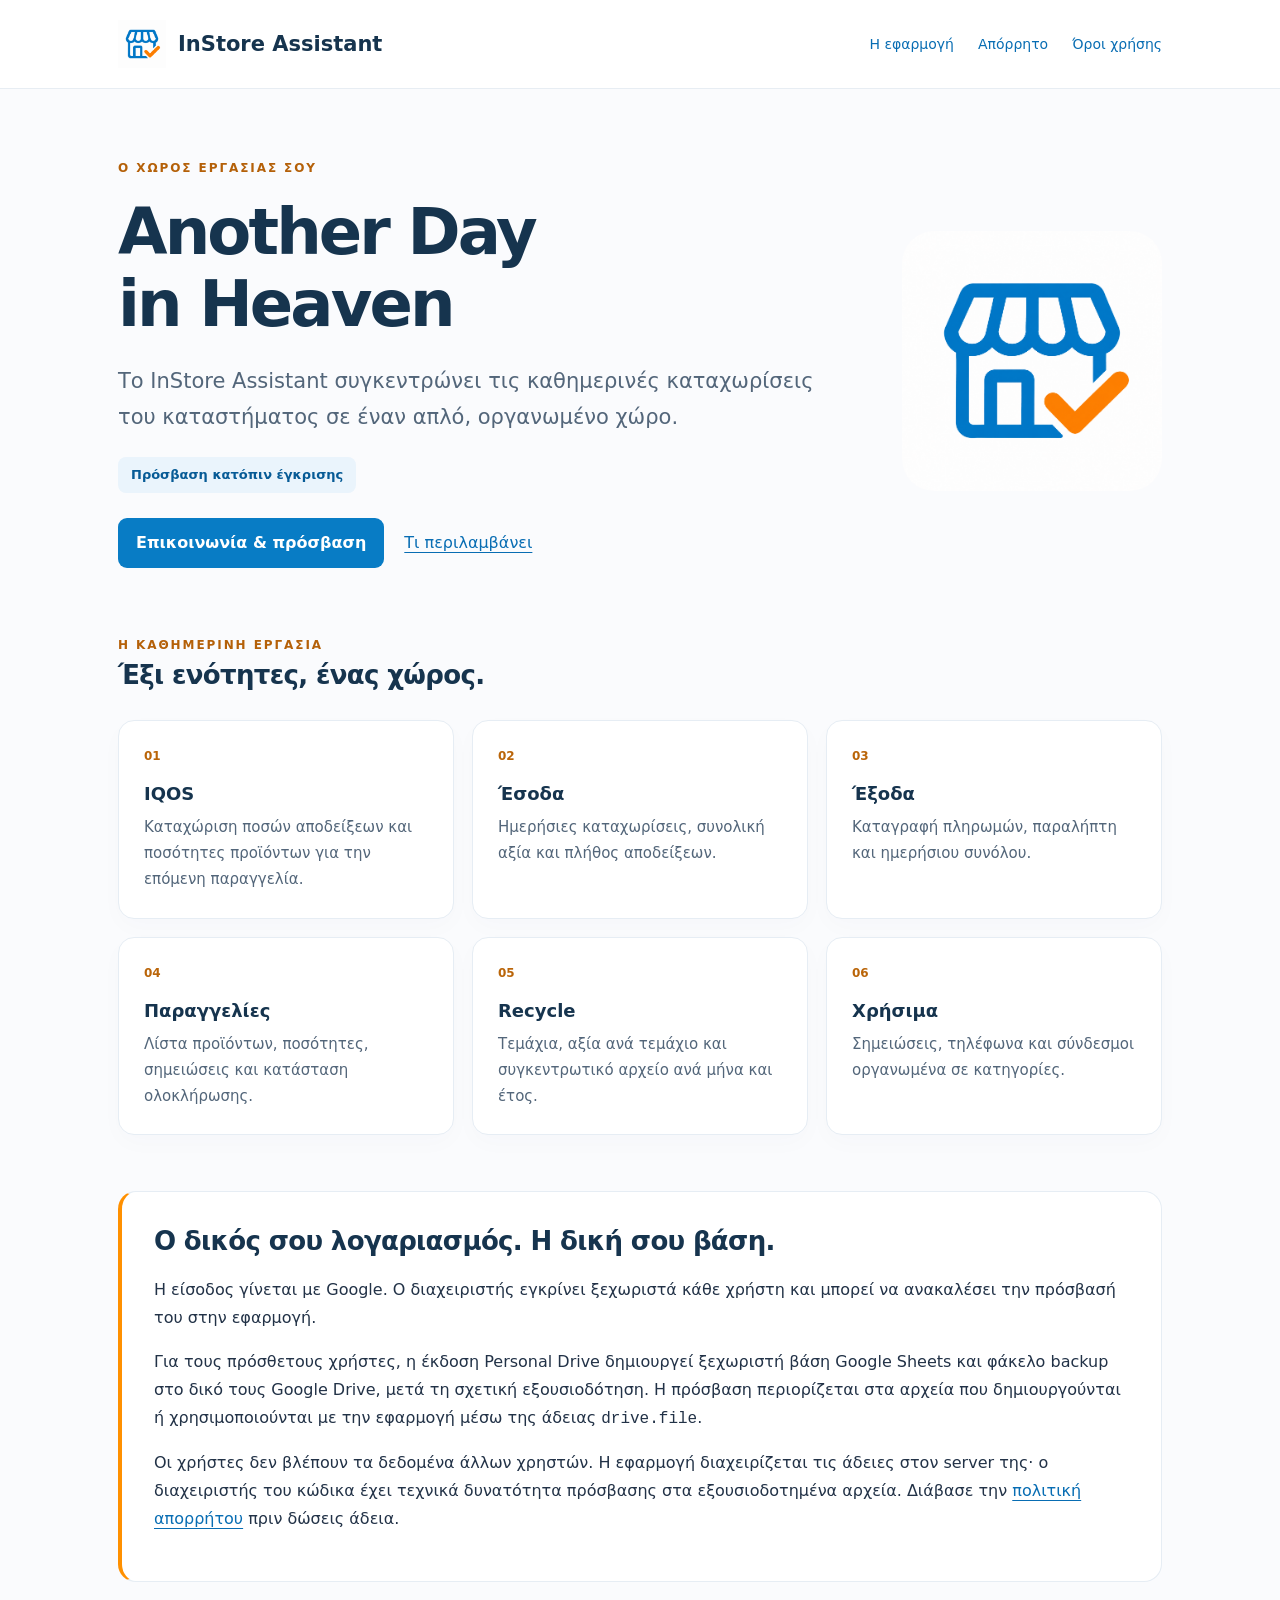
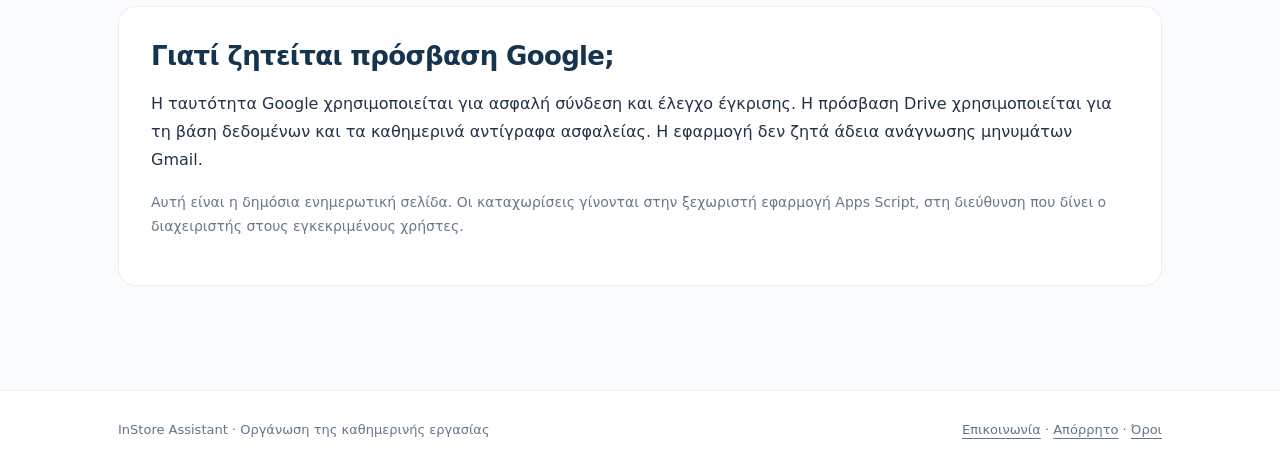
<file: index.html>
<!doctype html><html lang="el"><head><meta charset="utf-8"><meta name="viewport" content="width=device-width,initial-scale=1"><meta name="description" content="Το InStore Assistant οργανώνει έσοδα, έξοδα, αποδείξεις, παραγγελίες, ανακύκλωση και χρήσιμες πληροφορίες."><meta name="theme-color" content="#087cc5"><title>Η καθημερινότητα του καταστήματος, οργανωμένη | InStore Assistant</title><link rel="icon" href="assets/logo.png"><link rel="stylesheet" href="assets/style.css"></head><body><header><nav aria-label="Κύρια πλοήγηση"><a class="brand" href="index.html"><img src="assets/logo.png" alt="" width="48" height="48">InStore Assistant</a><div class="links"><a href="index.html">Η εφαρμογή</a><a href="privacy.html">Απόρρητο</a><a href="terms.html">Όροι χρήσης</a></div></nav></header><main class=""><section class="hero"><div><span class="eyebrow">Ο χώρος εργασίας σου</span><h1>Another Day<br>in Heaven</h1><p class="lead">Το InStore Assistant συγκεντρώνει τις καθημερινές καταχωρίσεις του καταστήματος σε έναν απλό, οργανωμένο χώρο.</p><span class="pill">Πρόσβαση κατόπιν έγκρισης</span><div class="actions"><a class="button" href="mailto:aigaleo.nobaccoshop@gmail.com?subject=InStore%20Assistant">Επικοινωνία &amp; πρόσβαση</a><a href="#features">Τι περιλαμβάνει</a></div></div><img src="assets/logo.png" alt="Μπλε κατάστημα με πορτοκαλί σύμβολο ολοκλήρωσης" width="260" height="260"></section><section id="features"><span class="eyebrow">Η καθημερινή εργασία</span><h2>Έξι ενότητες, ένας χώρος.</h2><div class="grid"><article class="card"><span class="num">01</span><h3>IQOS</h3><p>Καταχώριση ποσών αποδείξεων και ποσότητες προϊόντων για την επόμενη παραγγελία.</p></article><article class="card"><span class="num">02</span><h3>Έσοδα</h3><p>Ημερήσιες καταχωρίσεις, συνολική αξία και πλήθος αποδείξεων.</p></article><article class="card"><span class="num">03</span><h3>Έξοδα</h3><p>Καταγραφή πληρωμών, παραλήπτη και ημερήσιου συνόλου.</p></article><article class="card"><span class="num">04</span><h3>Παραγγελίες</h3><p>Λίστα προϊόντων, ποσότητες, σημειώσεις και κατάσταση ολοκλήρωσης.</p></article><article class="card"><span class="num">05</span><h3>Recycle</h3><p>Τεμάχια, αξία ανά τεμάχιο και συγκεντρωτικό αρχείο ανά μήνα και έτος.</p></article><article class="card"><span class="num">06</span><h3>Χρήσιμα</h3><p>Σημειώσεις, τηλέφωνα και σύνδεσμοι οργανωμένα σε κατηγορίες.</p></article></div></section><section class="panel accent"><h2>Ο δικός σου λογαριασμός. Η δική σου βάση.</h2><p>Η είσοδος γίνεται με Google. Ο διαχειριστής εγκρίνει ξεχωριστά κάθε χρήστη και μπορεί να ανακαλέσει την πρόσβασή του στην εφαρμογή.</p><p>Για τους πρόσθετους χρήστες, η έκδοση Personal Drive δημιουργεί ξεχωριστή βάση Google Sheets και φάκελο backup στο δικό τους Google Drive, μετά τη σχετική εξουσιοδότηση. Η πρόσβαση περιορίζεται στα αρχεία που δημιουργούνται ή χρησιμοποιούνται με την εφαρμογή μέσω της άδειας <code>drive.file</code>.</p><p>Οι χρήστες δεν βλέπουν τα δεδομένα άλλων χρηστών. Η εφαρμογή διαχειρίζεται τις άδειες στον server της· ο διαχειριστής του κώδικα έχει τεχνικά δυνατότητα πρόσβασης στα εξουσιοδοτημένα αρχεία. Διάβασε την <a href="privacy.html">πολιτική απορρήτου</a> πριν δώσεις άδεια.</p></section><section class="panel"><h2>Γιατί ζητείται πρόσβαση Google;</h2><p>Η ταυτότητα Google χρησιμοποιείται για ασφαλή σύνδεση και έλεγχο έγκρισης. Η πρόσβαση Drive χρησιμοποιείται για τη βάση δεδομένων και τα καθημερινά αντίγραφα ασφαλείας. Η εφαρμογή δεν ζητά άδεια ανάγνωσης μηνυμάτων Gmail.</p><p class="meta">Αυτή είναι η δημόσια ενημερωτική σελίδα. Οι καταχωρίσεις γίνονται στην ξεχωριστή εφαρμογή Apps Script, στη διεύθυνση που δίνει ο διαχειριστής στους εγκεκριμένους χρήστες.</p></section></main><footer><div class="foot"><span>InStore Assistant · Οργάνωση της καθημερινής εργασίας</span><span><a href="mailto:aigaleo.nobaccoshop@gmail.com">Επικοινωνία</a> · <a href="privacy.html">Απόρρητο</a> · <a href="terms.html">Όροι</a></span></div></footer></body></html>
</file>
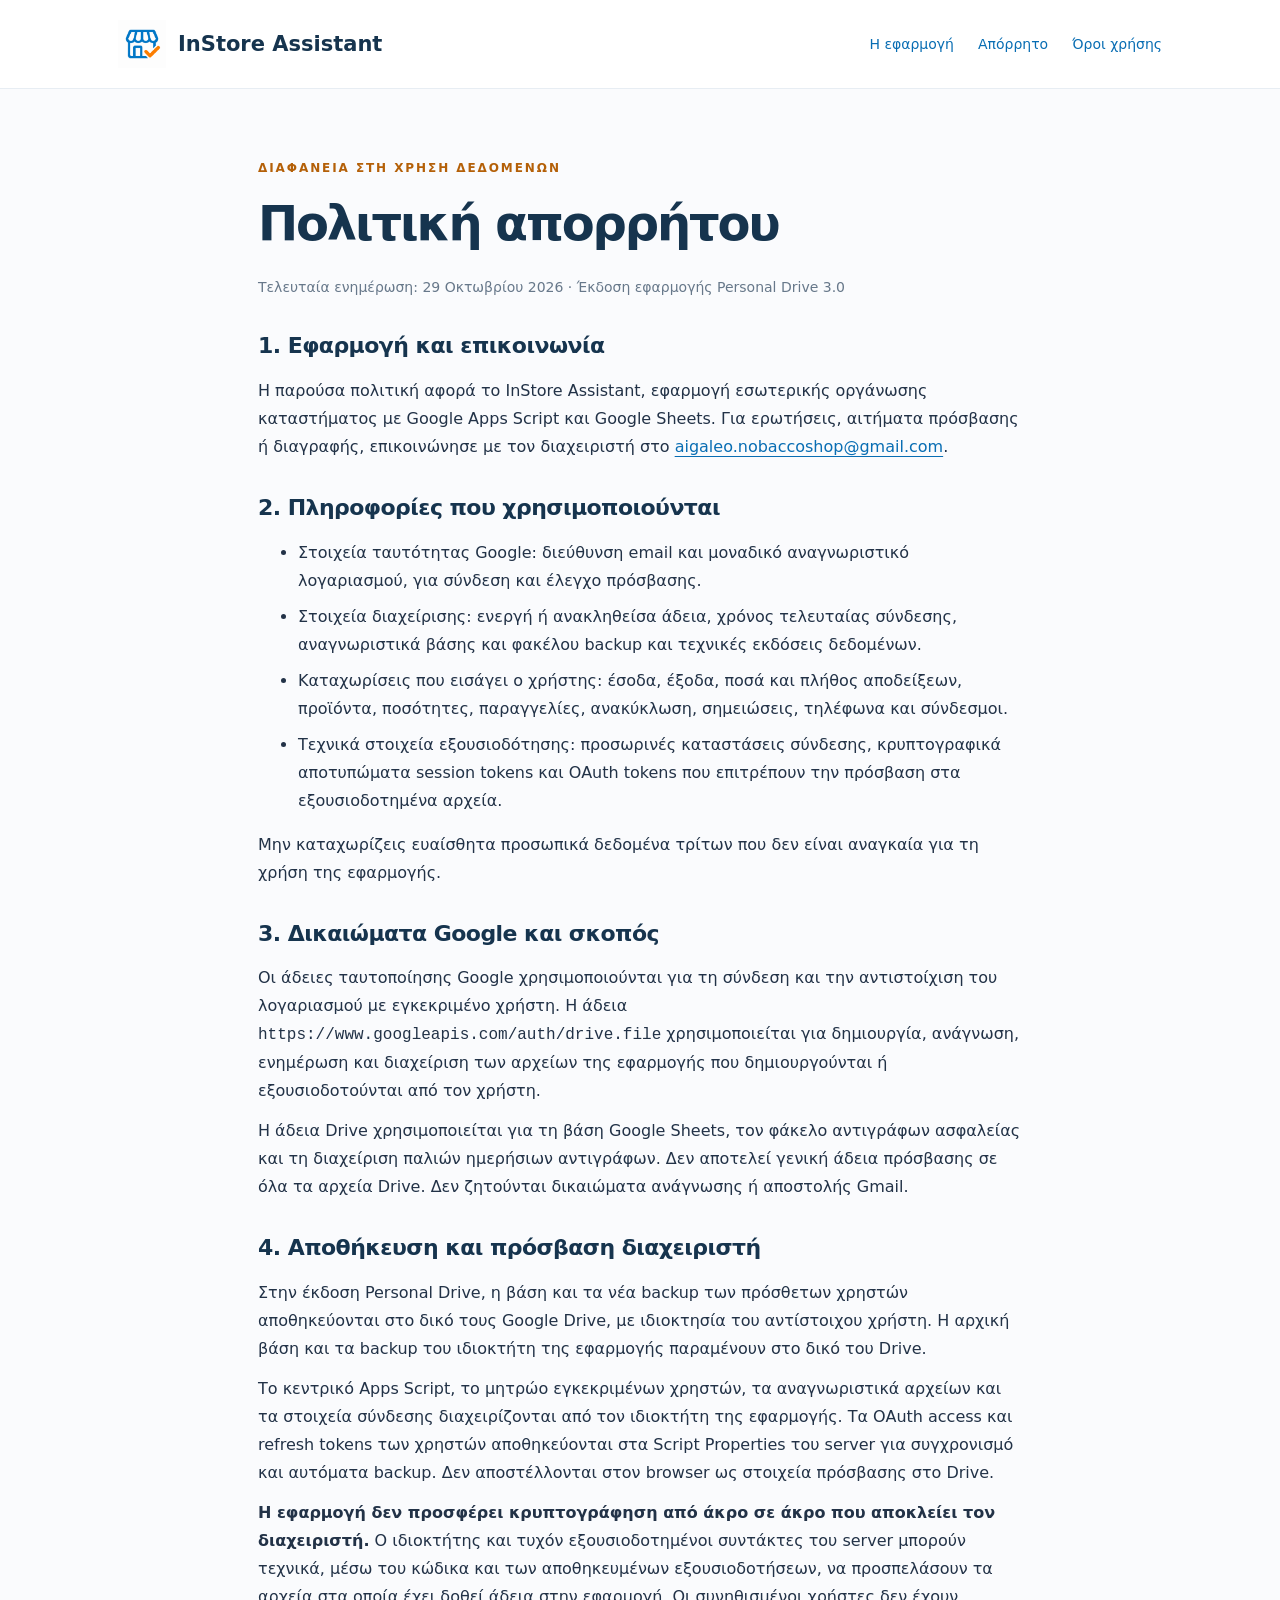
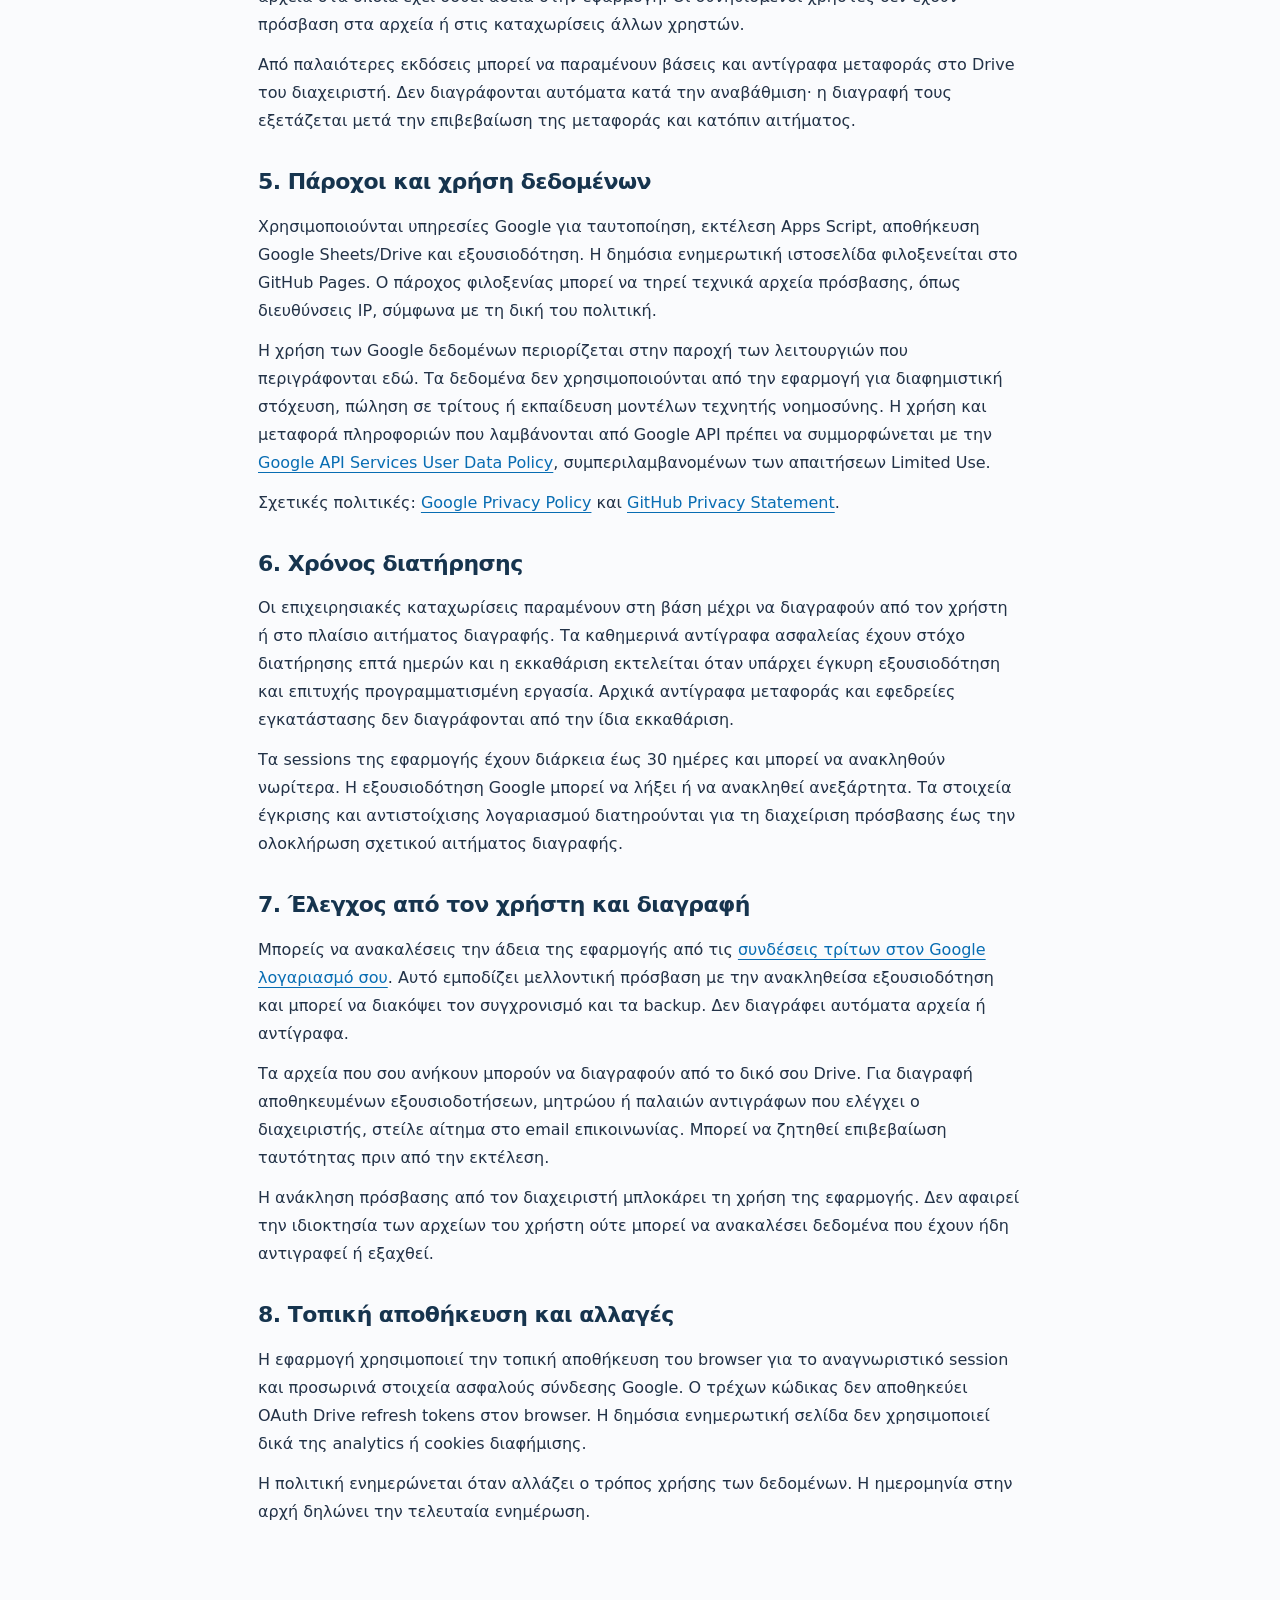
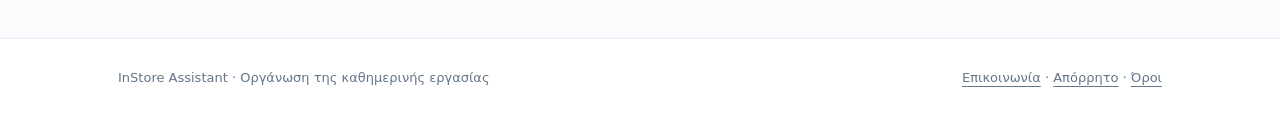
<file: privacy.html>
<!doctype html><html lang="el"><head><meta charset="utf-8"><meta name="viewport" content="width=device-width,initial-scale=1"><meta name="description" content="Πώς το InStore Assistant χρησιμοποιεί τη σύνδεση Google, τα αρχεία Drive και τα δεδομένα των χρηστών."><meta name="theme-color" content="#087cc5"><title>Πολιτική απορρήτου | InStore Assistant</title><link rel="icon" href="assets/logo.png"><link rel="stylesheet" href="assets/style.css"></head><body><header><nav aria-label="Κύρια πλοήγηση"><a class="brand" href="index.html"><img src="assets/logo.png" alt="" width="48" height="48">InStore Assistant</a><div class="links"><a href="index.html">Η εφαρμογή</a><a href="privacy.html">Απόρρητο</a><a href="terms.html">Όροι χρήσης</a></div></nav></header><main class="copy"><span class="eyebrow">Διαφάνεια στη χρήση δεδομένων</span><h1>Πολιτική απορρήτου</h1><p class="meta">Τελευταία ενημέρωση: 29 Οκτωβρίου 2026 · Έκδοση εφαρμογής Personal Drive 3.0</p><section><h2>1. Εφαρμογή και επικοινωνία</h2><p>Η παρούσα πολιτική αφορά το InStore Assistant, εφαρμογή εσωτερικής οργάνωσης καταστήματος με Google Apps Script και Google Sheets. Για ερωτήσεις, αιτήματα πρόσβασης ή διαγραφής, επικοινώνησε με τον διαχειριστή στο <a href="mailto:aigaleo.nobaccoshop@gmail.com">aigaleo.nobaccoshop@gmail.com</a>.</p></section><section><h2>2. Πληροφορίες που χρησιμοποιούνται</h2><ul><li>Στοιχεία ταυτότητας Google: διεύθυνση email και μοναδικό αναγνωριστικό λογαριασμού, για σύνδεση και έλεγχο πρόσβασης.</li><li>Στοιχεία διαχείρισης: ενεργή ή ανακληθείσα άδεια, χρόνος τελευταίας σύνδεσης, αναγνωριστικά βάσης και φακέλου backup και τεχνικές εκδόσεις δεδομένων.</li><li>Καταχωρίσεις που εισάγει ο χρήστης: έσοδα, έξοδα, ποσά και πλήθος αποδείξεων, προϊόντα, ποσότητες, παραγγελίες, ανακύκλωση, σημειώσεις, τηλέφωνα και σύνδεσμοι.</li><li>Τεχνικά στοιχεία εξουσιοδότησης: προσωρινές καταστάσεις σύνδεσης, κρυπτογραφικά αποτυπώματα session tokens και OAuth tokens που επιτρέπουν την πρόσβαση στα εξουσιοδοτημένα αρχεία.</li></ul><p>Μην καταχωρίζεις ευαίσθητα προσωπικά δεδομένα τρίτων που δεν είναι αναγκαία για τη χρήση της εφαρμογής.</p></section><section><h2>3. Δικαιώματα Google και σκοπός</h2><p>Οι άδειες ταυτοποίησης Google χρησιμοποιούνται για τη σύνδεση και την αντιστοίχιση του λογαριασμού με εγκεκριμένο χρήστη. Η άδεια <code>https://www.googleapis.com/auth/drive.file</code> χρησιμοποιείται για δημιουργία, ανάγνωση, ενημέρωση και διαχείριση των αρχείων της εφαρμογής που δημιουργούνται ή εξουσιοδοτούνται από τον χρήστη.</p><p>Η άδεια Drive χρησιμοποιείται για τη βάση Google Sheets, τον φάκελο αντιγράφων ασφαλείας και τη διαχείριση παλιών ημερήσιων αντιγράφων. Δεν αποτελεί γενική άδεια πρόσβασης σε όλα τα αρχεία Drive. Δεν ζητούνται δικαιώματα ανάγνωσης ή αποστολής Gmail.</p></section><section><h2>4. Αποθήκευση και πρόσβαση διαχειριστή</h2><p>Στην έκδοση Personal Drive, η βάση και τα νέα backup των πρόσθετων χρηστών αποθηκεύονται στο δικό τους Google Drive, με ιδιοκτησία του αντίστοιχου χρήστη. Η αρχική βάση και τα backup του ιδιοκτήτη της εφαρμογής παραμένουν στο δικό του Drive.</p><p>Το κεντρικό Apps Script, το μητρώο εγκεκριμένων χρηστών, τα αναγνωριστικά αρχείων και τα στοιχεία σύνδεσης διαχειρίζονται από τον ιδιοκτήτη της εφαρμογής. Τα OAuth access και refresh tokens των χρηστών αποθηκεύονται στα Script Properties του server για συγχρονισμό και αυτόματα backup. Δεν αποστέλλονται στον browser ως στοιχεία πρόσβασης στο Drive.</p><p><strong>Η εφαρμογή δεν προσφέρει κρυπτογράφηση από άκρο σε άκρο που αποκλείει τον διαχειριστή.</strong> Ο ιδιοκτήτης και τυχόν εξουσιοδοτημένοι συντάκτες του server μπορούν τεχνικά, μέσω του κώδικα και των αποθηκευμένων εξουσιοδοτήσεων, να προσπελάσουν τα αρχεία στα οποία έχει δοθεί άδεια στην εφαρμογή. Οι συνηθισμένοι χρήστες δεν έχουν πρόσβαση στα αρχεία ή στις καταχωρίσεις άλλων χρηστών.</p><p>Από παλαιότερες εκδόσεις μπορεί να παραμένουν βάσεις και αντίγραφα μεταφοράς στο Drive του διαχειριστή. Δεν διαγράφονται αυτόματα κατά την αναβάθμιση· η διαγραφή τους εξετάζεται μετά την επιβεβαίωση της μεταφοράς και κατόπιν αιτήματος.</p></section><section><h2>5. Πάροχοι και χρήση δεδομένων</h2><p>Χρησιμοποιούνται υπηρεσίες Google για ταυτοποίηση, εκτέλεση Apps Script, αποθήκευση Google Sheets/Drive και εξουσιοδότηση. Η δημόσια ενημερωτική ιστοσελίδα φιλοξενείται στο GitHub Pages. Ο πάροχος φιλοξενίας μπορεί να τηρεί τεχνικά αρχεία πρόσβασης, όπως διευθύνσεις IP, σύμφωνα με τη δική του πολιτική.</p><p>Η χρήση των Google δεδομένων περιορίζεται στην παροχή των λειτουργιών που περιγράφονται εδώ. Τα δεδομένα δεν χρησιμοποιούνται από την εφαρμογή για διαφημιστική στόχευση, πώληση σε τρίτους ή εκπαίδευση μοντέλων τεχνητής νοημοσύνης. Η χρήση και μεταφορά πληροφοριών που λαμβάνονται από Google API πρέπει να συμμορφώνεται με την <a href="https://developers.google.com/terms/api-services-user-data-policy">Google API Services User Data Policy</a>, συμπεριλαμβανομένων των απαιτήσεων Limited Use.</p><p>Σχετικές πολιτικές: <a href="https://policies.google.com/privacy">Google Privacy Policy</a> και <a href="https://docs.github.com/en/site-policy/privacy-policies/github-general-privacy-statement">GitHub Privacy Statement</a>.</p></section><section><h2>6. Χρόνος διατήρησης</h2><p>Οι επιχειρησιακές καταχωρίσεις παραμένουν στη βάση μέχρι να διαγραφούν από τον χρήστη ή στο πλαίσιο αιτήματος διαγραφής. Τα καθημερινά αντίγραφα ασφαλείας έχουν στόχο διατήρησης επτά ημερών και η εκκαθάριση εκτελείται όταν υπάρχει έγκυρη εξουσιοδότηση και επιτυχής προγραμματισμένη εργασία. Αρχικά αντίγραφα μεταφοράς και εφεδρείες εγκατάστασης δεν διαγράφονται από την ίδια εκκαθάριση.</p><p>Τα sessions της εφαρμογής έχουν διάρκεια έως 30 ημέρες και μπορεί να ανακληθούν νωρίτερα. Η εξουσιοδότηση Google μπορεί να λήξει ή να ανακληθεί ανεξάρτητα. Τα στοιχεία έγκρισης και αντιστοίχισης λογαριασμού διατηρούνται για τη διαχείριση πρόσβασης έως την ολοκλήρωση σχετικού αιτήματος διαγραφής.</p></section><section><h2>7. Έλεγχος από τον χρήστη και διαγραφή</h2><p>Μπορείς να ανακαλέσεις την άδεια της εφαρμογής από τις <a href="https://myaccount.google.com/connections">συνδέσεις τρίτων στον Google λογαριασμό σου</a>. Αυτό εμποδίζει μελλοντική πρόσβαση με την ανακληθείσα εξουσιοδότηση και μπορεί να διακόψει τον συγχρονισμό και τα backup. Δεν διαγράφει αυτόματα αρχεία ή αντίγραφα.</p><p>Τα αρχεία που σου ανήκουν μπορούν να διαγραφούν από το δικό σου Drive. Για διαγραφή αποθηκευμένων εξουσιοδοτήσεων, μητρώου ή παλαιών αντιγράφων που ελέγχει ο διαχειριστής, στείλε αίτημα στο email επικοινωνίας. Μπορεί να ζητηθεί επιβεβαίωση ταυτότητας πριν από την εκτέλεση.</p><p>Η ανάκληση πρόσβασης από τον διαχειριστή μπλοκάρει τη χρήση της εφαρμογής. Δεν αφαιρεί την ιδιοκτησία των αρχείων του χρήστη ούτε μπορεί να ανακαλέσει δεδομένα που έχουν ήδη αντιγραφεί ή εξαχθεί.</p></section><section><h2>8. Τοπική αποθήκευση και αλλαγές</h2><p>Η εφαρμογή χρησιμοποιεί την τοπική αποθήκευση του browser για το αναγνωριστικό session και προσωρινά στοιχεία ασφαλούς σύνδεσης Google. Ο τρέχων κώδικας δεν αποθηκεύει OAuth Drive refresh tokens στον browser. Η δημόσια ενημερωτική σελίδα δεν χρησιμοποιεί δικά της analytics ή cookies διαφήμισης.</p><p>Η πολιτική ενημερώνεται όταν αλλάζει ο τρόπος χρήσης των δεδομένων. Η ημερομηνία στην αρχή δηλώνει την τελευταία ενημέρωση.</p></section></main><footer><div class="foot"><span>InStore Assistant · Οργάνωση της καθημερινής εργασίας</span><span><a href="mailto:aigaleo.nobaccoshop@gmail.com">Επικοινωνία</a> · <a href="privacy.html">Απόρρητο</a> · <a href="terms.html">Όροι</a></span></div></footer></body></html>
</file>
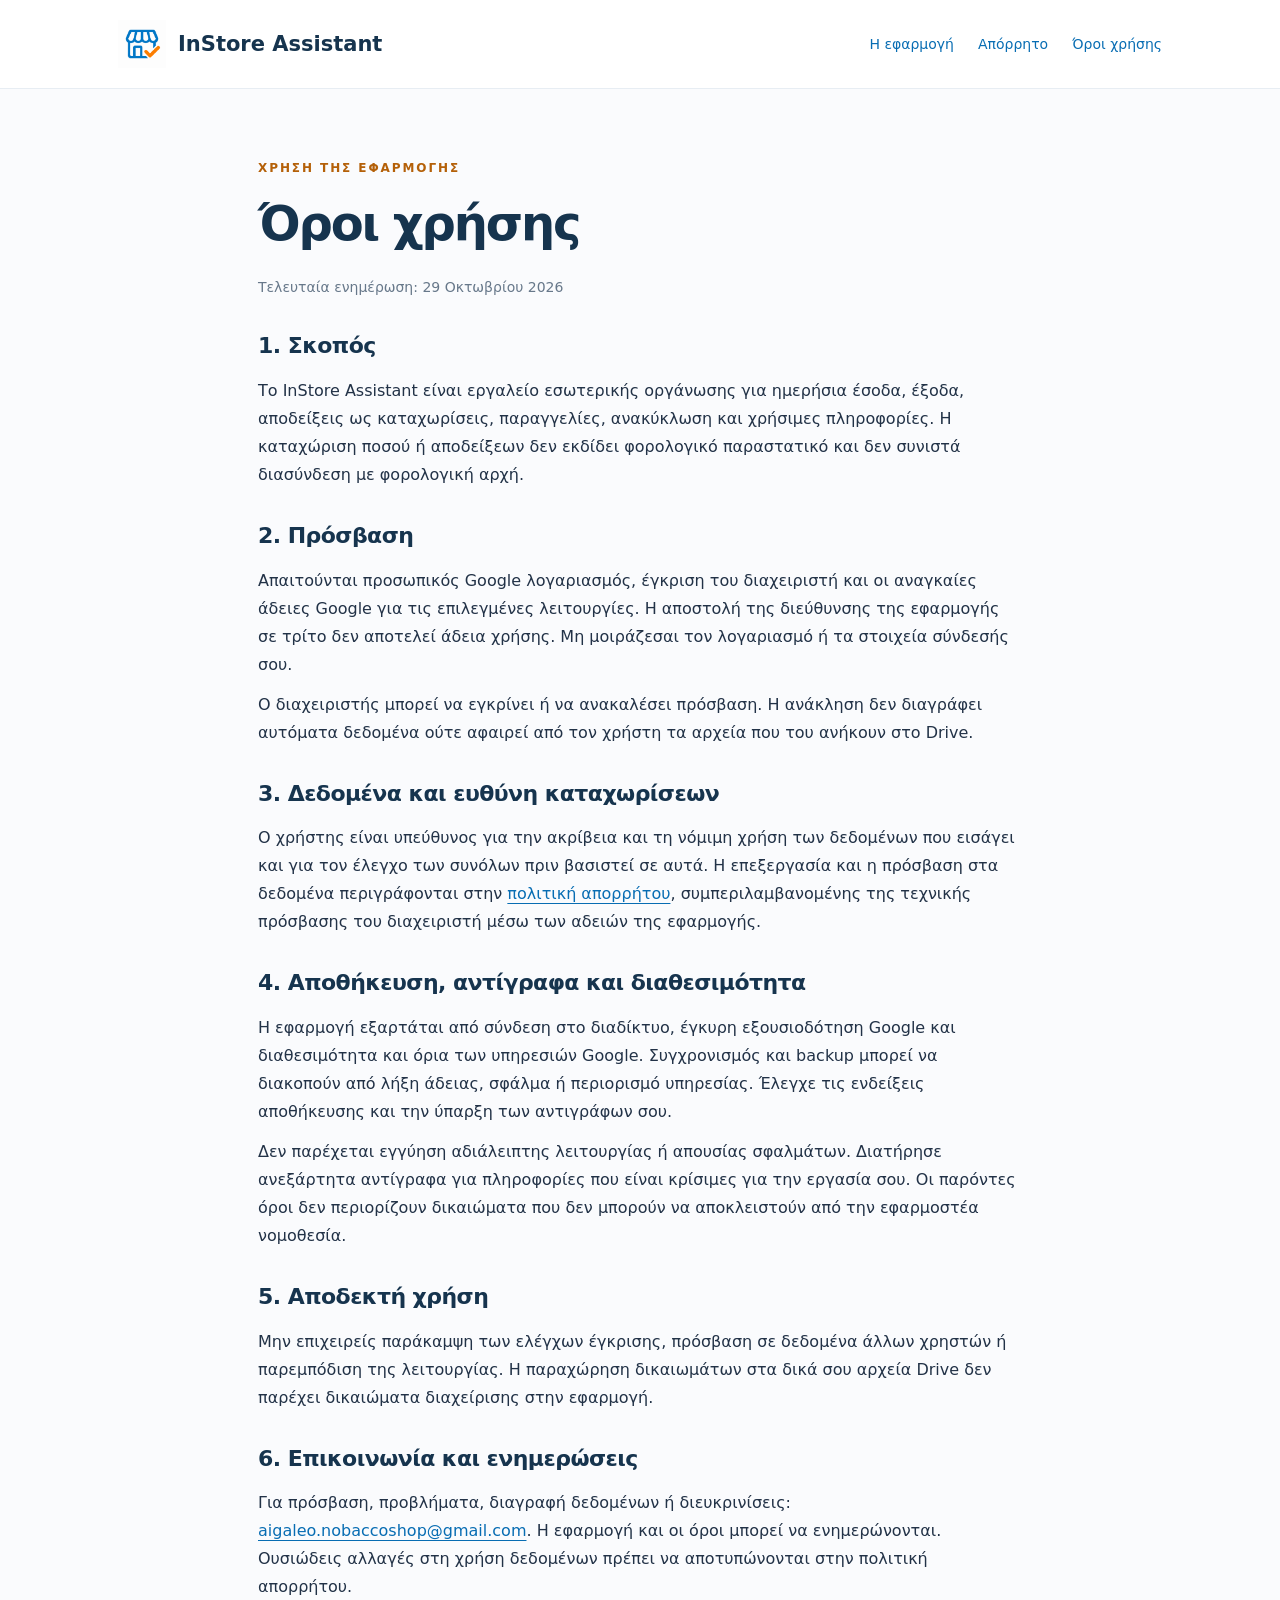
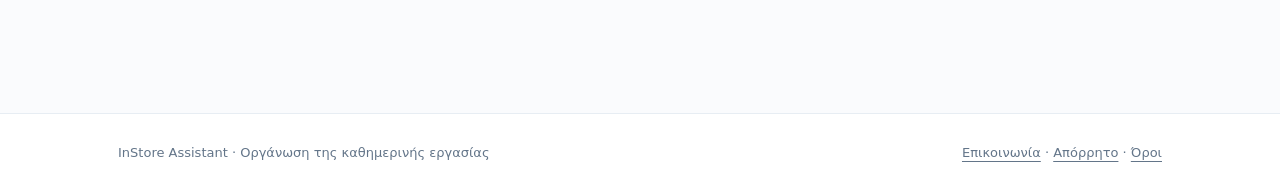
<file: terms.html>
<!doctype html><html lang="el"><head><meta charset="utf-8"><meta name="viewport" content="width=device-width,initial-scale=1"><meta name="description" content="Προϋποθέσεις πρόσβασης και χρήσης του InStore Assistant."><meta name="theme-color" content="#087cc5"><title>Όροι χρήσης | InStore Assistant</title><link rel="icon" href="assets/logo.png"><link rel="stylesheet" href="assets/style.css"></head><body><header><nav aria-label="Κύρια πλοήγηση"><a class="brand" href="index.html"><img src="assets/logo.png" alt="" width="48" height="48">InStore Assistant</a><div class="links"><a href="index.html">Η εφαρμογή</a><a href="privacy.html">Απόρρητο</a><a href="terms.html">Όροι χρήσης</a></div></nav></header><main class="copy"><span class="eyebrow">Χρήση της εφαρμογής</span><h1>Όροι χρήσης</h1><p class="meta">Τελευταία ενημέρωση: 29 Οκτωβρίου 2026</p><section><h2>1. Σκοπός</h2><p>Το InStore Assistant είναι εργαλείο εσωτερικής οργάνωσης για ημερήσια έσοδα, έξοδα, αποδείξεις ως καταχωρίσεις, παραγγελίες, ανακύκλωση και χρήσιμες πληροφορίες. Η καταχώριση ποσού ή αποδείξεων δεν εκδίδει φορολογικό παραστατικό και δεν συνιστά διασύνδεση με φορολογική αρχή.</p></section><section><h2>2. Πρόσβαση</h2><p>Απαιτούνται προσωπικός Google λογαριασμός, έγκριση του διαχειριστή και οι αναγκαίες άδειες Google για τις επιλεγμένες λειτουργίες. Η αποστολή της διεύθυνσης της εφαρμογής σε τρίτο δεν αποτελεί άδεια χρήσης. Μη μοιράζεσαι τον λογαριασμό ή τα στοιχεία σύνδεσής σου.</p><p>Ο διαχειριστής μπορεί να εγκρίνει ή να ανακαλέσει πρόσβαση. Η ανάκληση δεν διαγράφει αυτόματα δεδομένα ούτε αφαιρεί από τον χρήστη τα αρχεία που του ανήκουν στο Drive.</p></section><section><h2>3. Δεδομένα και ευθύνη καταχωρίσεων</h2><p>Ο χρήστης είναι υπεύθυνος για την ακρίβεια και τη νόμιμη χρήση των δεδομένων που εισάγει και για τον έλεγχο των συνόλων πριν βασιστεί σε αυτά. Η επεξεργασία και η πρόσβαση στα δεδομένα περιγράφονται στην <a href="privacy.html">πολιτική απορρήτου</a>, συμπεριλαμβανομένης της τεχνικής πρόσβασης του διαχειριστή μέσω των αδειών της εφαρμογής.</p></section><section><h2>4. Αποθήκευση, αντίγραφα και διαθεσιμότητα</h2><p>Η εφαρμογή εξαρτάται από σύνδεση στο διαδίκτυο, έγκυρη εξουσιοδότηση Google και διαθεσιμότητα και όρια των υπηρεσιών Google. Συγχρονισμός και backup μπορεί να διακοπούν από λήξη άδειας, σφάλμα ή περιορισμό υπηρεσίας. Έλεγχε τις ενδείξεις αποθήκευσης και την ύπαρξη των αντιγράφων σου.</p><p>Δεν παρέχεται εγγύηση αδιάλειπτης λειτουργίας ή απουσίας σφαλμάτων. Διατήρησε ανεξάρτητα αντίγραφα για πληροφορίες που είναι κρίσιμες για την εργασία σου. Οι παρόντες όροι δεν περιορίζουν δικαιώματα που δεν μπορούν να αποκλειστούν από την εφαρμοστέα νομοθεσία.</p></section><section><h2>5. Αποδεκτή χρήση</h2><p>Μην επιχειρείς παράκαμψη των ελέγχων έγκρισης, πρόσβαση σε δεδομένα άλλων χρηστών ή παρεμπόδιση της λειτουργίας. Η παραχώρηση δικαιωμάτων στα δικά σου αρχεία Drive δεν παρέχει δικαιώματα διαχείρισης στην εφαρμογή.</p></section><section><h2>6. Επικοινωνία και ενημερώσεις</h2><p>Για πρόσβαση, προβλήματα, διαγραφή δεδομένων ή διευκρινίσεις: <a href="mailto:aigaleo.nobaccoshop@gmail.com">aigaleo.nobaccoshop@gmail.com</a>. Η εφαρμογή και οι όροι μπορεί να ενημερώνονται. Ουσιώδεις αλλαγές στη χρήση δεδομένων πρέπει να αποτυπώνονται στην πολιτική απορρήτου.</p></section></main><footer><div class="foot"><span>InStore Assistant · Οργάνωση της καθημερινής εργασίας</span><span><a href="mailto:aigaleo.nobaccoshop@gmail.com">Επικοινωνία</a> · <a href="privacy.html">Απόρρητο</a> · <a href="terms.html">Όροι</a></span></div></footer></body></html>
</file>
<file: assets/style.css>
*{box-sizing:border-box}html{scroll-behavior:smooth}body{margin:0;font:16px/1.75 system-ui,-apple-system,BlinkMacSystemFont,"Segoe UI",sans-serif;color:#223247;background:#fafbfd}a{color:#086db3;text-underline-offset:4px}a:hover{color:#b65b00}a:focus-visible{outline:3px solid #ff9000;outline-offset:5px}header{background:#fff;border-bottom:1px solid #e7edf3}nav{max-width:1100px;margin:auto;padding:20px 28px;display:flex;align-items:center;justify-content:space-between;gap:20px;flex-wrap:wrap}.brand{display:flex;align-items:center;gap:12px;text-decoration:none;font-size:21px;font-weight:750;color:#16344e}.brand img{height:48px;width:48px;object-fit:contain}.links{display:flex;gap:24px;flex-wrap:wrap;font-size:14px}.links a{text-decoration:none}main{max-width:1100px;margin:auto;padding:64px 28px 80px}.eyebrow{font-size:12px;font-weight:750;letter-spacing:.16em;color:#b46008;text-transform:uppercase}h1{font-size:clamp(36px,6vw,64px);line-height:1.12;letter-spacing:-.045em;color:#16344e;margin:16px 0 24px;max-width:850px}h2{font-size:26px;line-height:1.35;letter-spacing:-.025em;color:#16344e;margin:0 0 16px}h3{font-size:18px;line-height:1.4;color:#16344e;margin:0 0 8px}.lead{font-size:21px;line-height:1.7;max-width:720px;color:#53667a}.hero{display:grid;grid-template-columns:minmax(0,1fr) 260px;align-items:center;gap:48px;padding-bottom:62px}.hero img{width:260px;max-width:100%;border-radius:32px}.pill{display:inline-block;padding:7px 13px;border-radius:8px;background:#eaf4fc;color:#075b96;font-size:13px;font-weight:650}.grid{display:grid;grid-template-columns:repeat(3,minmax(0,1fr));gap:18px;margin:26px 0 56px}.card{padding:25px;background:white;border:1px solid #e6edf4;border-radius:16px;box-shadow:0 8px 24px #19374f05}.card p{color:#53667a;font-size:15px;margin:0}.num{display:block;color:#ba6509;font-size:12px;font-weight:750;margin-bottom:14px}.panel{background:#fff;border:1px solid #e6edf4;border-radius:18px;padding:32px;margin:24px 0}.accent{border-left:4px solid #ff9000}.copy{max-width:820px}.copy h1{font-size:clamp(34px,5vw,48px)}.copy section{margin:32px 0}.copy h2{font-size:22px}.copy p{margin:12px 0}.copy li{margin:8px 0}.meta{font-size:14px;color:#67788a}.actions{display:flex;gap:20px;align-items:center;flex-wrap:wrap;margin-top:25px}.button{display:inline-block;padding:11px 18px;border-radius:9px;text-decoration:none;background:#087cc5;color:#fff;font-weight:650;transition:background .15s}.button:hover{background:#075f9a;color:#fff}footer{border-top:1px solid #e7edf3;background:#fff;padding:28px}.foot{max-width:1044px;margin:auto;display:flex;gap:20px;flex-wrap:wrap;justify-content:space-between;font-size:13px;color:#637589}footer a{color:inherit}.notice{padding:18px 22px;background:#fff7ed;border:1px solid #ffe1bd;border-radius:12px;color:#74410c;font-size:15px}@media(max-width:760px){main{padding-top:38px}.hero{grid-template-columns:1fr;gap:20px;padding-bottom:32px}.hero img{width:140px;grid-row:1}.grid{grid-template-columns:1fr 1fr}.panel{padding:23px}.lead{font-size:18px}.links{gap:15px}}@media(max-width:450px){.grid{grid-template-columns:1fr}nav,main{padding-left:20px;padding-right:20px}.brand{font-size:19px}}@media(prefers-reduced-motion:reduce){html{scroll-behavior:auto}*{transition:none!important}}
</file>
